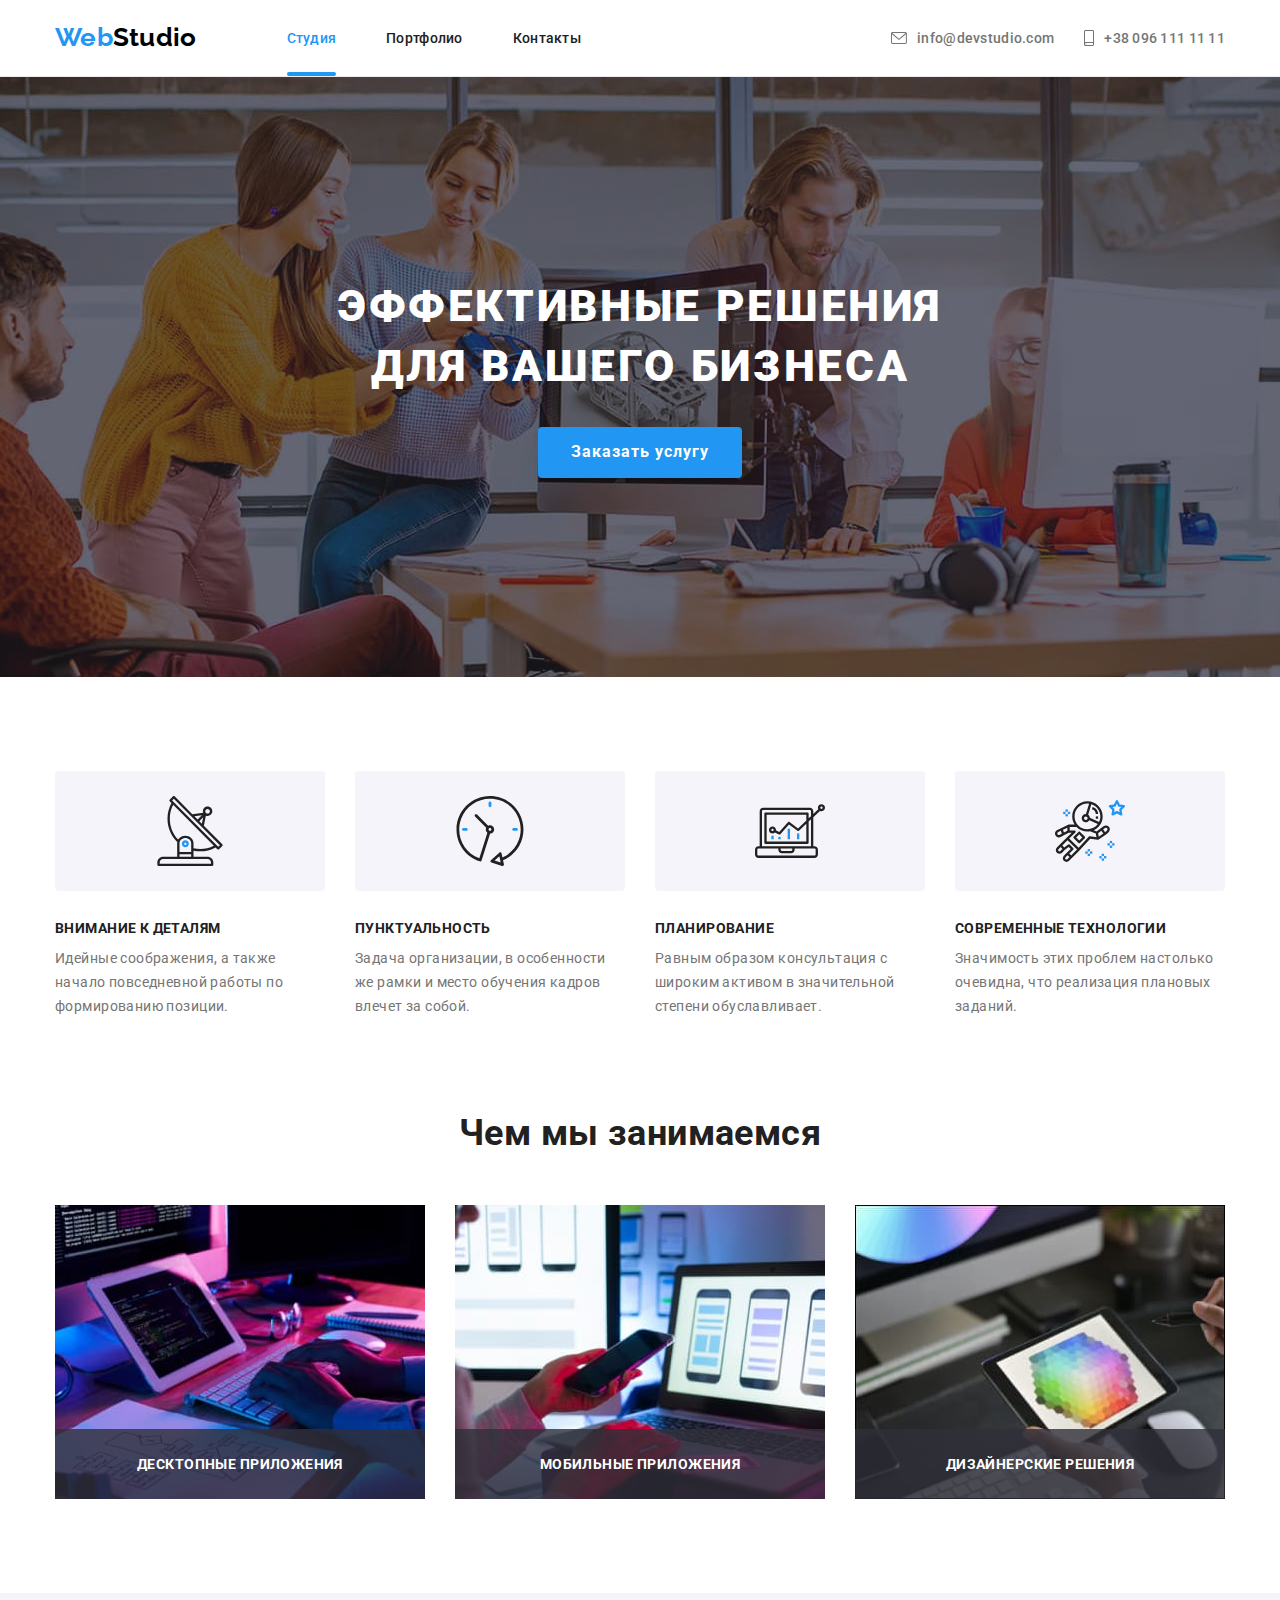
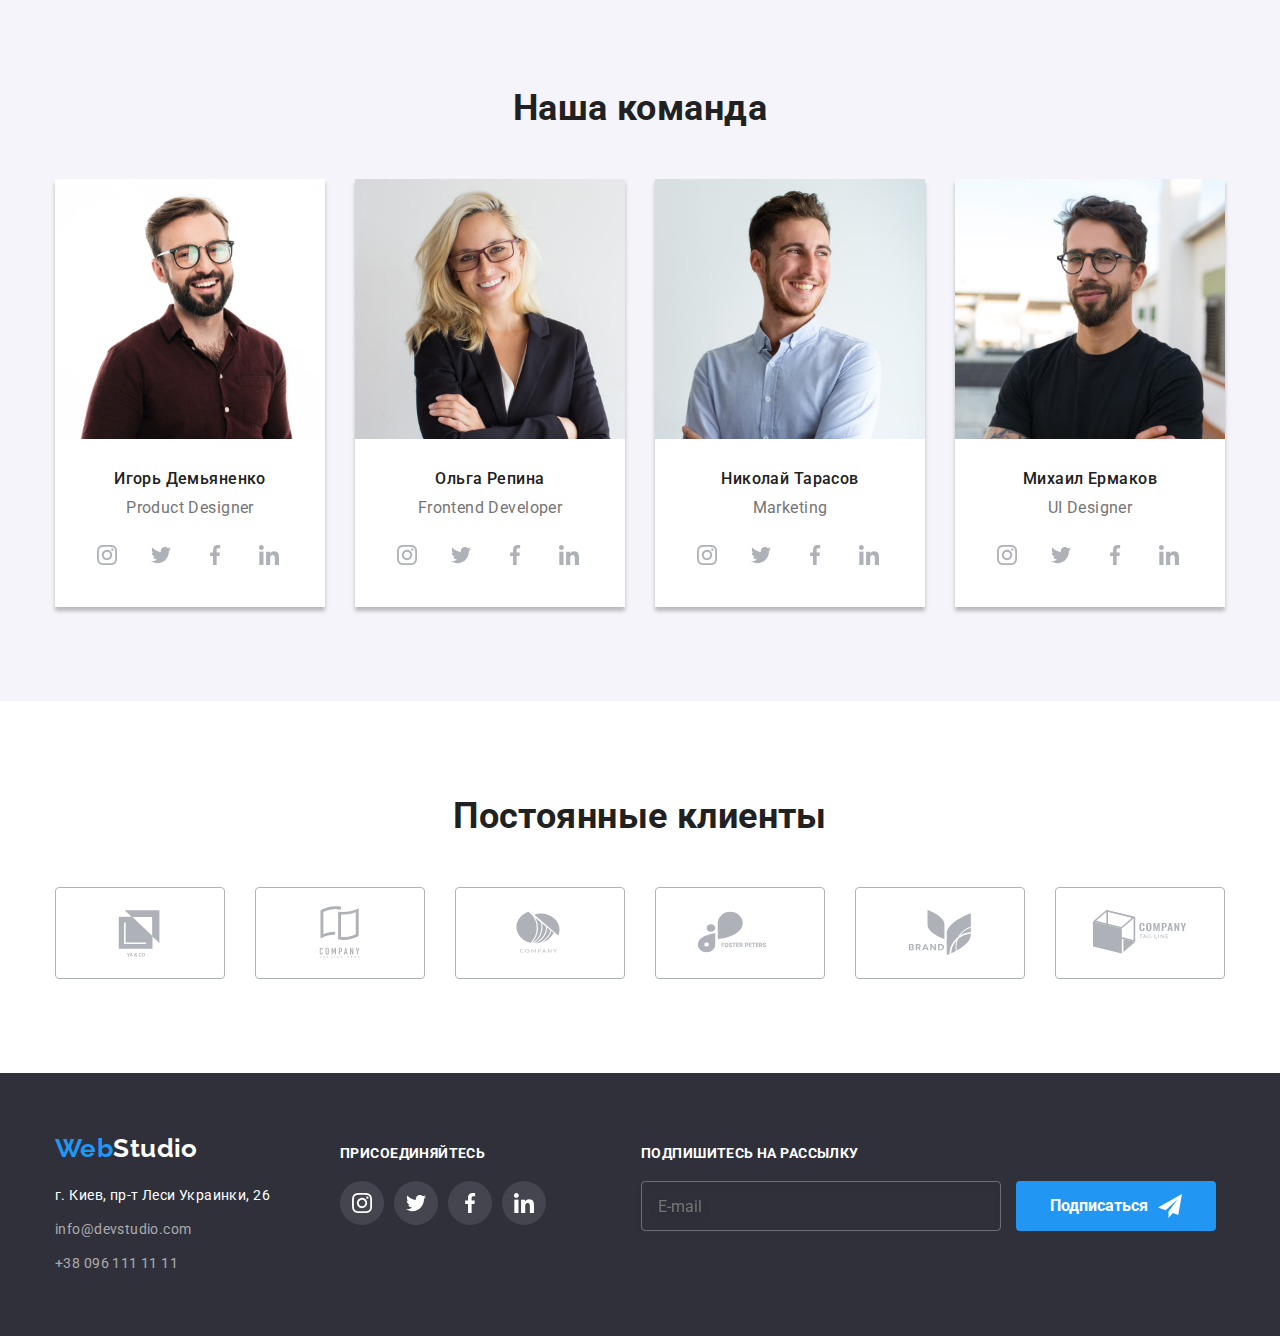
<file: index.html>
<!DOCTYPE html>
<html lang="ru">
  <head>
    <meta charset="UTF-8" />
    <meta http-equiv="X-UA-Compatible" content="IE=edge" />
    <meta name="viewport" content="width=device-width, initial-scale=1.0" />
    <link
      rel="stylesheet"
      href="https://cdnjs.cloudflare.com/ajax/libs/modern-normalize/1.1.0/modern-normalize.css"
      integrity="sha512-Y0MM+V6ymRKN2zStTqzQ227DWhhp4Mzdo6gnlRnuaNCbc+YN/ZH0sBCLTM4M0oSy9c9VKiCvd4Jk44aCLrNS5Q=="
      crossorigin="anonymous"
      referrerpolicy="no-referrer"
    />
    <title>Студия</title>
    <link rel="preconnect" href="https://fonts.googleapis.com" />
    <link rel="preconnect" href="https://fonts.gstatic.com" crossorigin />
    <link
      href="https://fonts.googleapis.com/css2?family=Raleway:wght@700&family=Roboto:wght@400;500;700;900&display=swap"
      rel="stylesheet"
    />
    <link rel="stylesheet" href="styles/styles.css" />
  </head>
  <body>
    <!-- Site header -->
    <header class="header">
      <div class="container header-container">
        <a href="./" class="link site-logo"
          ><span class="current">Web</span><span class="logo-header">Studio</span></a
        >
        <nav class="header-navigation">
          <ul class="list">
            <li class="item">
              <div class="nav-thumb current">
                <a href="./index.html" class="link link-hover current">Студия</a>
              </div>
            </li>
            <li class="item">
              <div class="nav-thumb">
                <a href="./portfolio.html" class="link link-hover">Портфолио</a>
              </div>
            </li>
            <li class="item">
              <div class="nav-thumb">
                <a href="./" class="link link-hover">Контакты</a>
              </div>
            </li>
          </ul>
        </nav>
        <ul class="list header-contacts">
          <li class="contacts-item">
            <a href="mailto:info@devstudio.com" class="link header-ref">
              <svg class="contacts-icon" width="16px" height="12px">
                <use href="./images/svg/sprite.svg#envelope"></use>
              </svg>
              info@devstudio.com</a
            >
          </li>

          <li class="contacts-item">
            <a href="tel:+380961111111" class="link header-ref"
              ><svg class="contacts-icon" width="10px" height="16px">
                <use href="./images/svg/sprite.svg#smartphone"></use></svg
              >+38 096 111 11 11</a
            >
          </li>
        </ul>
      </div>
    </header>

    <!-- Main -->
    <main class="main">
      <!-- Hero -->
      <section class="section section-hero">
        <div class="container">
          <h1 class="hero-title">
            Эффективные решения <br />
            для вашего бизнеса
          </h1>
          <button type="button" class="button order-button" data-modal-open>Заказать услугу</button>
        </div>
      </section>
      <!-- Goals -->
      <section class="section">
        <div class="container">
          <h2 class="visually-hidden">Наши цели</h2>
          <ul class="list goals-list">
            <li class="goals-item">
              <div class="icon-thumb">
                <svg width="70px" height="70px">
                  <use href="./images/svg/sprite.svg#antenna"></use>
                </svg>
              </div>
              <p class="goals-title">Внимание к деталям</p>
              <p class="goals-description">
                Идейные соображения, а также начало повседневной работы по формированию позиции.
              </p>
            </li>
            <li class="goals-item icon-clock">
              <div class="icon-thumb">
                <svg width="70px" height="70px">
                  <use href="./images/svg/sprite.svg#clock"></use>
                </svg>
              </div>
              <p class="goals-title">Пунктуальность</p>
              <p class="goals-description">
                Задача организации, в особенности же рамки и место обучения кадров влечет за собой.
              </p>
            </li>
            <li class="goals-item icon-computer">
              <div class="icon-thumb">
                <svg width="70px" height="70px">
                  <use href="./images/svg/sprite.svg#diagram"></use>
                </svg>
              </div>
              <p class="goals-title">Планирование</p>
              <p class="goals-description">
                Равным образом консультация с широким активом в значительной степени обуславливает.
              </p>
            </li>
            <li class="goals-item icon-astronaut">
              <div class="icon-thumb">
                <svg width="70px" height="70px">
                  <use href="./images/svg/sprite.svg#astronaut"></use>
                </svg>
              </div>
              <p class="goals-title">Современные технологии</p>
              <p class="goals-description">
                Значимость этих проблем настолько очевидна, что реализация плановых заданий.
              </p>
            </li>
          </ul>
        </div>
      </section>
      <!-- What are we doing -->
      <section class="section section-works">
        <div class="container">
          <h2 class="section-title works-title">Чем мы занимаемся</h2>
          <ul class="list works-list">
            <li>
              <div class="works-thumb">
                <img src="./images/works/box-1.jpg" alt="Изображение работ" width="370" />
                <p class="works-description">Десктопные приложения</p>
              </div>
            </li>
            <li>
              <div class="works-thumb">
                <img src="./images/works/box-2.jpg" alt="Изображение работ" width="370" />
                <p class="works-description">Мобильные приложения</p>
              </div>
            </li>
            <li>
              <div class="works-thumb">
                <img src="./images/works/box-3.jpg" alt="Изображение работ" width="370" />
                <p class="works-description">Дизайнерские решения</p>
              </div>
            </li>
          </ul>
        </div>
      </section>
      <!-- Our team -->
      <section class="section section-team">
        <div class="container">
          <h2 class="section-title team-title">Наша команда</h2>
          <ul class="list team-list">
            <li class="team-item">
              <img src="./images/team/img-3.jpg" alt="Фото сотрудника" width="270" />
              <div class="team-item-deskr">
                <p class="team-name">Игорь Демьяненко</p>
                <p class="team-position" lang="en">Product Designer</p>
                <ul class="list social-links">
                  <li class="social-item">
                    <a
                      class="link social-link"
                      href="https://www.instagram.com"
                      target="_blank"
                      rel="no-referrer nofollow noopener"
                      ><svg width="20px" height="20px">
                        <use href="./images/svg/sprite.svg#instagram"></use></svg
                    ></a>
                  </li>
                  <li class="social-item">
                    <a
                      class="link social-link"
                      href="https://twitter.com"
                      target="_blank"
                      rel="no-referrer nofollow noopener"
                      ><svg width="20px" height="20px">
                        <use href="./images/svg/sprite.svg#twitter"></use></svg
                    ></a>
                  </li>
                  <li class="social-item">
                    <a
                      class="link social-link"
                      href="https://facebook.com"
                      target="_blank"
                      rel="no-referrer nofollow noopener"
                      ><svg width="20px" height="20px">
                        <use href="./images/svg/sprite.svg#facebook"></use></svg
                    ></a>
                  </li>
                  <li class="social-item">
                    <a
                      class="link social-link"
                      href="https://linkedin.com"
                      target="_blank"
                      rel="no-referrer nofollow noopener"
                      ><svg width="20px" height="20px">
                        <use href="./images/svg/sprite.svg#linkedin"></use></svg
                    ></a>
                  </li>
                </ul>
              </div>
            </li>
            <li class="team-item">
              <img src="./images/team/img-2.jpg" alt="Фото сотрудника" width="270" />
              <div class="team-item-deskr">
                <p class="team-name">Ольга Репина</p>
                <p class="team-position" lang="en">Frontend Developer</p>
                <ul class="list social-links">
                  <li class="social-item">
                    <a
                      class="link social-link"
                      href="https://www.instagram.com"
                      target="_blank"
                      rel="no-referrer nofollow noopener"
                      ><svg width="20px" height="20px">
                        <use href="./images/svg/sprite.svg#instagram"></use></svg
                    ></a>
                  </li>
                  <li class="social-item">
                    <a
                      class="link social-link"
                      href="https://twitter.com"
                      target="_blank"
                      rel="no-referrer nofollow noopener"
                      ><svg width="20px" height="20px">
                        <use href="./images/svg/sprite.svg#twitter"></use></svg
                    ></a>
                  </li>
                  <li class="social-item">
                    <a
                      class="link social-link"
                      href="https://facebook.com"
                      target="_blank"
                      rel="no-referrer nofollow noopener"
                      ><svg width="20px" height="20px">
                        <use href="./images/svg/sprite.svg#facebook"></use></svg
                    ></a>
                  </li>
                  <li class="social-item">
                    <a
                      class="link social-link"
                      href="https://linkedin.com"
                      target="_blank"
                      rel="no-referrer nofollow noopener"
                      ><svg width="20px" height="20px">
                        <use href="./images/svg/sprite.svg#linkedin"></use></svg
                    ></a>
                  </li>
                </ul>
              </div>
            </li>
            <li class="team-item">
              <img src="./images/team/img-1.jpg" alt="Фото сотрудника" width="270" />
              <div class="team-item-deskr">
                <p class="team-name">Николай Тарасов</p>
                <p class="team-position" lang="en">Marketing</p>
                <ul class="list social-links">
                  <li class="social-item">
                    <a
                      class="link social-link"
                      href="https://www.instagram.com"
                      target="_blank"
                      rel="no-referrer nofollow noopener"
                      ><svg width="20px" height="20px">
                        <use href="./images/svg/sprite.svg#instagram"></use></svg
                    ></a>
                  </li>
                  <li class="social-item">
                    <a
                      class="link social-link"
                      href="https://twitter.com"
                      target="_blank"
                      rel="no-referrer nofollow noopener"
                      ><svg width="20px" height="20px">
                        <use href="./images/svg/sprite.svg#twitter"></use></svg
                    ></a>
                  </li>
                  <li class="social-item">
                    <a
                      class="link social-link"
                      href="https://facebook.com"
                      target="_blank"
                      rel="no-referrer nofollow noopener"
                      ><svg width="20px" height="20px">
                        <use href="./images/svg/sprite.svg#facebook"></use></svg
                    ></a>
                  </li>
                  <li class="social-item">
                    <a
                      class="link social-link"
                      href="https://linkedin.com"
                      target="_blank"
                      rel="no-referrer nofollow noopener"
                      ><svg width="20px" height="20px">
                        <use href="./images/svg/sprite.svg#linkedin"></use></svg
                    ></a>
                  </li>
                </ul>
              </div>
            </li>
            <li class="team-item">
              <img src="./images/team/img.jpg" alt="Фото сотрудника" width="270" />
              <div class="team-item-deskr">
                <p class="team-name">Михаил Ермаков</p>
                <p class="team-position" lang="en">UI Designer</p>
                <ul class="list social-links">
                  <li class="social-item">
                    <a
                      class="link social-link"
                      href="https://www.instagram.com"
                      target="_blank"
                      rel="no-referrer nofollow noopener"
                      ><svg width="20px" height="20px">
                        <use href="./images/svg/sprite.svg#instagram"></use></svg
                    ></a>
                  </li>
                  <li class="social-item">
                    <a
                      class="link social-link"
                      href="https://twitter.com"
                      target="_blank"
                      rel="no-referrer nofollow noopener"
                      ><svg width="20px" height="20px">
                        <use href="./images/svg/sprite.svg#twitter"></use></svg
                    ></a>
                  </li>
                  <li class="social-item">
                    <a
                      class="link social-link"
                      href="https://facebook.com"
                      target="_blank"
                      rel="no-referrer nofollow noopener"
                      ><svg width="20px" height="20px">
                        <use href="./images/svg/sprite.svg#facebook"></use></svg
                    ></a>
                  </li>
                  <li class="social-item">
                    <a
                      class="link social-link"
                      href="https://linkedin.com"
                      target="_blank"
                      rel="no-referrer nofollow noopener"
                      ><svg width="20px" height="20px">
                        <use href="./images/svg/sprite.svg#linkedin"></use></svg
                    ></a>
                  </li>
                </ul>
              </div>
            </li>
          </ul>
        </div>
      </section>
      <!-- Regular Customers -->
      <section class="section">
        <div class="container">
          <h2 class="section-title team-title">Постоянные клиенты</h2>
          <ul class="list customers-list">
            <li>
              <a href="#" class="link client-link">
                <svg width="106px" height="60px">
                  <use href="./images/svg/sprite.svg#client-1"></use>
                </svg>
              </a>
            </li>
            <li>
              <a href="#" class="link client-link"
                ><svg width="106px" height="60px">
                  <use href="./images/svg/sprite.svg#client-2"></use></svg
              ></a>
            </li>
            <li>
              <a href="#" class="link client-link"
                ><svg width="106px" height="60px">
                  <use href="./images/svg/sprite.svg#client-3"></use></svg
              ></a>
            </li>
            <li>
              <a href="#" class="link client-link"
                ><svg width="106px" height="60px">
                  <use href="./images/svg/sprite.svg#client-4"></use></svg
              ></a>
            </li>
            <li>
              <a href="#" class="link client-link"
                ><svg width="106px" height="60px">
                  <use href="./images/svg/sprite.svg#client-5"></use></svg
              ></a>
            </li>
            <li>
              <a href="#" class="link client-link"
                ><svg width="106px" height="60px">
                  <use href="./images/svg/sprite.svg#client-6"></use></svg
              ></a>
            </li>
          </ul>
        </div>
      </section>
    </main>

    <!-- Footer -->
    <footer class="section-footer">
      <div class="container">
        <ul class="list footer-list">
          <li class="footer-item-adress">
            <a href="./" class="link link-hover site-logo"
              ><span class="current">Web</span><span class="logo-footer">Studio</span></a
            >
            <address>
              <ul class="list address-list">
                <li class="address-item">
                  <span class="link footer-contacts footer-address">
                    г. Киев, пр-т Леси Украинки, 26</span
                  >
                </li>
                <li class="address-item">
                  <a href="mailto:info@devstudio.com" class="link link-hover footer-contacts"
                    >info@devstudio.com</a
                  >
                </li>
                <li class="address-item">
                  <a href="tel:+380961111111" class="link link-hover footer-contacts"
                    >+38 096 111 11 11</a
                  >
                </li>
              </ul>
            </address>
          </li>
          <li class="footer-item-links">
            <p class="footer-slogan">присоединяйтесь</p>
            <ul class="list social-links">
              <li class="social-item">
                <a
                  class="link social-link"
                  href="https://www.instagram.com"
                  target="_blank"
                  rel="no-referrer nofollow noopener"
                  ><svg width="20px" height="20px">
                    <use href="./images/svg/sprite.svg#instagram"></use></svg
                ></a>
              </li>
              <li class="social-item">
                <a
                  class="link social-link"
                  href="https://twitter.com"
                  target="_blank"
                  rel="no-referrer nofollow noopener"
                  ><svg width="20px" height="20px">
                    <use href="./images/svg/sprite.svg#twitter"></use></svg
                ></a>
              </li>
              <li class="social-item">
                <a
                  class="link social-link"
                  href="https://facebook.com"
                  target="_blank"
                  rel="no-referrer nofollow noopener"
                  ><svg width="20px" height="20px">
                    <use href="./images/svg/sprite.svg#facebook"></use></svg
                ></a>
              </li>
              <li class="social-item">
                <a
                  class="link social-link"
                  href="https://linkedin.com"
                  target="_blank"
                  rel="no-referrer nofollow noopener"
                  ><svg width="20px" height="20px">
                    <use href="./images/svg/sprite.svg#linkedin"></use></svg
                ></a>
              </li>
            </ul>
          </li>
          <li class="footer-item-subscribe">
            <form class="form-subscribe" name="form-subscribe" autocomplete="on">
              <div class="email-input-block">
                <label for="subscribe-input-email" class="subscribe-input-label"
                  >подпишитесь на рассылку</label
                >
                <input
                  type="email"
                  class="subscribe-input-email"
                  name="subscribe-input-email"
                  id="subscribe-input-email"
                  placeholder="E-mail"
                />
              </div>
              <button type="submit" class="button button-subscribe">
                <p>Подписаться</p>
                <svg width="24px" height="24px">
                  <use href="./images/svg/sprite.svg#icon-send"></use>
                </svg>
              </button>
            </form>
          </li>
        </ul>
      </div>
    </footer>

    <!-- Modal Window -->
    <div class="backdrop is-hidden" data-modal>
      <div class="modal">
        <button type="button" class="button button-close" data-modal-close>
          <svg width="11px" height="11px">
            <use href="./images/svg/sprite.svg#close"></use>
          </svg>
        </button>

        <form name="order-form" class="call-order-form" autocomplete="on">
          <p class="order-title">Оставьте свои данные, мы вам перезвоним</p>

          <label class="input-lable" required
            ><span class="label-title">Имя</span>
            <div class="input-wrapper">
              <input type="text" name="name-input" class="text-input" />
              <svg class="input_icon" width="12" height="12">
                <use href="./images/svg/sprite.svg#face"></use>
              </svg>
            </div>
          </label>

          <label class="input-lable" required
            ><span class="label-title">Телефон</span>
            <div class="input-wrapper">
              <input type="text" name="phone-input" class="text-input" />
              <svg class="input_icon" width="12" height="12">
                <use href="./images/svg/sprite.svg#phone"></use>
              </svg>
            </div>
          </label>

          <label class="input-lable" required
            ><span class="label-title">Почта</span>
            <div class="input-wrapper">
              <input type="email" name="email-input" class="text-input" />
              <svg class="input_icon" width="12" height="12">
                <use href="./images/svg/sprite.svg#envelop-black"></use>
              </svg>
            </div>
          </label>

          <label class="input-lable"
            ><span class="label-title">Комментарий</span>
            <div class="input-wrapper">
              <textarea
                name="comment-input"
                rows="5"
                placeholder="Введите текст"
                class="text-input text-area"
              ></textarea>
            </div>
          </label>

          <div class="agreement">
            <label class="agreement-label">
              <input
                type="checkbox"
                name="agreement-checkbox"
                class="agreement-checkbox visually-hidden"
              />
              <span class="checkbox-icon"></span>
              Соглашаюсь с рассылкой и принимаю
            </label>
            <a href="#" class="agreement-link">Условия договора</a>
          </div>
          <button type="submit" class="button btn-submit">Отправить</button>
        </form>
      </div>
    </div>

    <!-- JS -->
    <script src="./js/modal.js"></script>
  </body>
</html>
</file>
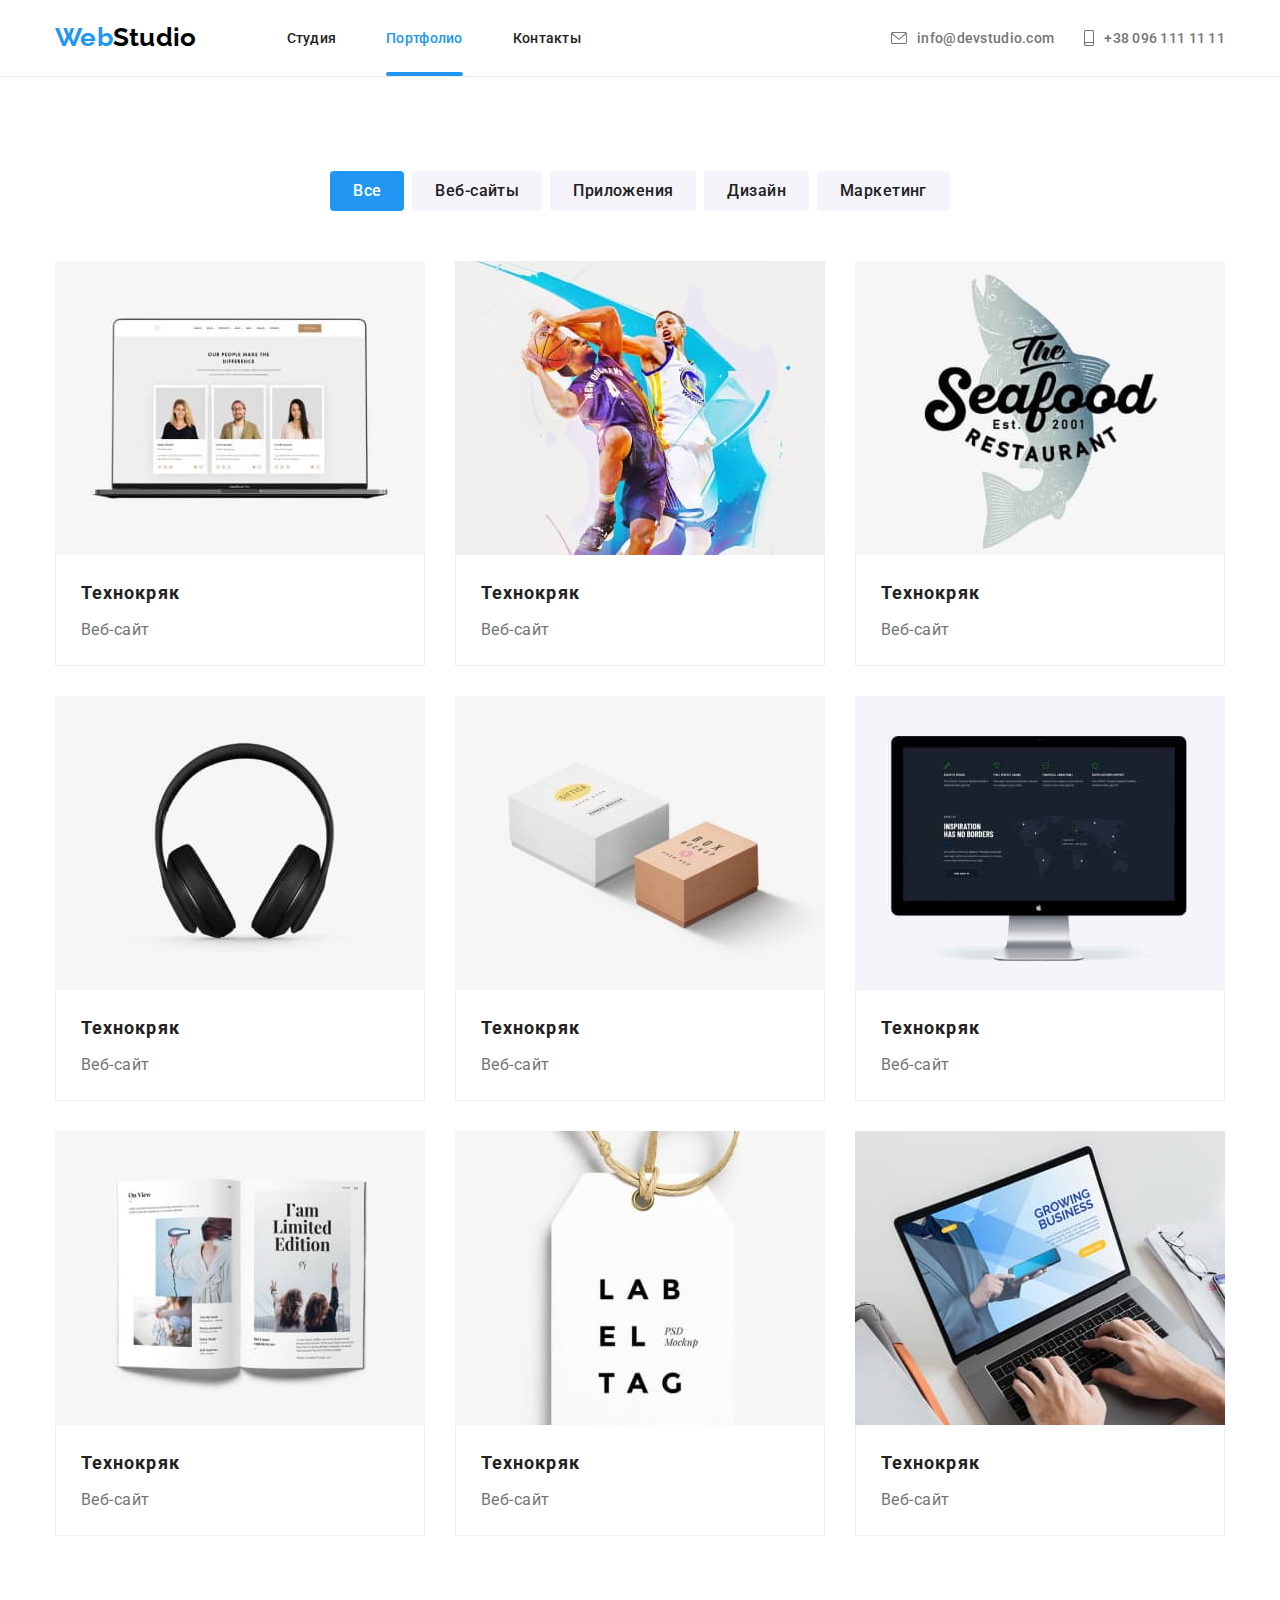
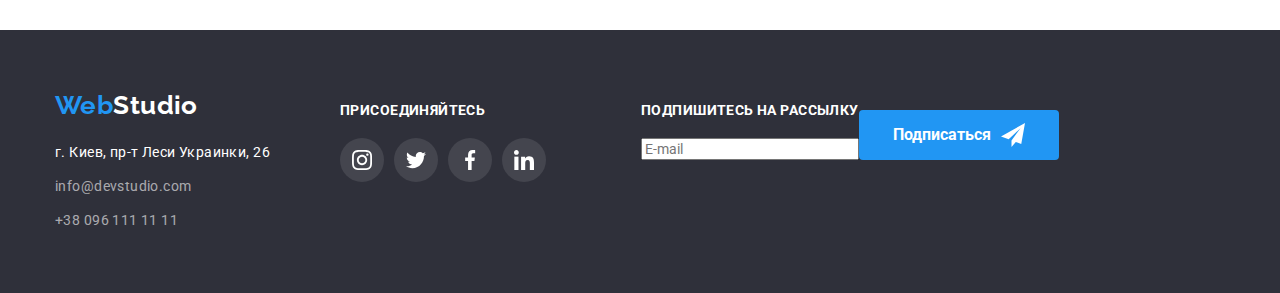
<file: portfolio.html>
<!DOCTYPE html>
<html lang="ru">
  <head>
    <meta charset="UTF-8" />
    <meta http-equiv="X-UA-Compatible" content="IE=edge" />
    <meta name="viewport" content="width=device-width, initial-scale=1.0" />
    <link
      rel="stylesheet"
      href="https://cdnjs.cloudflare.com/ajax/libs/modern-normalize/1.1.0/modern-normalize.css"
      integrity="sha512-Y0MM+V6ymRKN2zStTqzQ227DWhhp4Mzdo6gnlRnuaNCbc+YN/ZH0sBCLTM4M0oSy9c9VKiCvd4Jk44aCLrNS5Q=="
      crossorigin="anonymous"
      referrerpolicy="no-referrer"
    />
    <title>Портфолио</title>
    <link rel="preconnect" href="https://fonts.googleapis.com" />
    <link rel="preconnect" href="https://fonts.gstatic.com" crossorigin />
    <link
      href="https://fonts.googleapis.com/css2?family=Raleway:wght@700&family=Roboto:wght@400;500;700;900&display=swap"
      rel="stylesheet"
    />
    <link rel="stylesheet" href="styles/styles.css" />
  </head>
  <body>
    <!-- Site header -->
    <header class="header">
      <div class="container header-container">
        <a href="./" class="link site-logo"
          ><span class="current">Web</span><span class="logo-header">Studio</span></a
        >
        <nav class="header-navigation">
          <ul class="list">
            <li class="item">
              <div class="nav-thumb">
                <a href="./index.html" class="link link-hover">Студия</a>
              </div>
            </li>
            <li class="item">
              <div class="nav-thumb current">
                <a href="./portfolio.html" class="link link-hover current">Портфолио</a>
              </div>
            </li>
            <li class="item">
              <div class="nav-thumb">
                <a href="./" class="link link-hover">Контакты</a>
              </div>
            </li>
          </ul>
        </nav>
        <ul class="list header-contacts">
          <li class="contacts-item">
            <a href="mailto:info@devstudio.com" class="link header-ref">
              <svg class="contacts-icon" width="16px" height="12px">
                <use href="./images/svg/sprite.svg#envelope"></use>
              </svg>
              info@devstudio.com</a
            >
          </li>

          <li class="contacts-item">
            <a href="tel:+380961111111" class="link header-ref"
              ><svg class="contacts-icon" width="10px" height="16px">
                <use href="./images/svg/sprite.svg#smartphone"></use></svg
              >+38 096 111 11 11</a
            >
          </li>
        </ul>
      </div>
    </header>

    <!-- Main -->
    <main class="main">
      <section class="section">
        <div class="container">
          <h1 class="visually-hidden">Портфолио</h1>

          <ul class="list list-filter">
            <li class="filter-item">
              <button type="button" class="button btn-filter cuttent-button">Все</button>
            </li>
            <li class="filter-item">
              <button type="button" class="button btn-filter">Веб-сайты</button>
            </li>
            <li class="filter-item">
              <button type="button" class="button btn-filter">Приложения</button>
            </li>
            <li class="filter-item">
              <button type="button" class="button btn-filter">Дизайн</button>
            </li>
            <li class="filter-item">
              <button type="button" class="button btn-filter">Маркетинг</button>
            </li>
          </ul>

          <ul class="list portfolio-list">
            <li class="portfolio-item">
              <a href="#" class="link">
                <div class="porfolio-thumb">
                  <img
                    class="portfolio-image"
                    src="./images/portfolio/portfolio-1.jpg"
                    alt="фото из портфолио"
                    width="370"
                  />
                  <div class="portfolio-overlay">
                    <p class="overlay-text">
                      Ресурс предлагает комплексные предложения с разным уровнем функционала и
                      сервисов. Все это позволит посетителю получить исчерпывающие сведения о
                      компании или частном лице.
                    </p>
                  </div>
                </div>
                <div class="portfolio-footer">
                  <h2 class="portfolio-title">Технокряк</h2>
                  <p class="portfolio-category">Веб-сайт</p>
                </div>
              </a>
            </li>
            <li class="portfolio-item">
              <a href="#" class="link">
                <div class="porfolio-thumb">
                  <img
                    class="portfolio-image"
                    src="./images/portfolio/portfolio-2.jpg"
                    alt="фото из портфолио"
                    width="370"
                  />
                  <div class="portfolio-overlay">
                    <p class="overlay-text">
                      Ресурс предлагает комплексные предложения с разным уровнем функционала и
                      сервисов. Все это позволит посетителю получить исчерпывающие сведения о
                      компании или частном лице.
                    </p>
                  </div>
                </div>
                <div class="portfolio-footer">
                  <h2 class="portfolio-title">Технокряк</h2>
                  <p class="portfolio-category">Веб-сайт</p>
                </div>
              </a>
            </li>
            <li class="portfolio-item">
              <a href="#" class="link">
                <div class="porfolio-thumb">
                  <img
                    class="portfolio-image"
                    src="./images/portfolio/portfolio-3.jpg"
                    alt="фото из портфолио"
                    width="370"
                  />
                  <div class="portfolio-overlay">
                    <p class="overlay-text">
                      Ресурс предлагает комплексные предложения с разным уровнем функционала и
                      сервисов. Все это позволит посетителю получить исчерпывающие сведения о
                      компании или частном лице.
                    </p>
                  </div>
                </div>
                <div class="portfolio-footer">
                  <h2 class="portfolio-title">Технокряк</h2>
                  <p class="portfolio-category">Веб-сайт</p>
                </div>
              </a>
            </li>
            <li class="portfolio-item">
              <a href="#" class="link">
                <div class="porfolio-thumb">
                  <img
                    class="portfolio-image"
                    src="./images/portfolio/portfolio-4.jpg"
                    alt="фото из портфолио"
                    width="370"
                  />
                  <div class="portfolio-overlay">
                    <p class="overlay-text">
                      Ресурс предлагает комплексные предложения с разным уровнем функционала и
                      сервисов. Все это позволит посетителю получить исчерпывающие сведения о
                      компании или частном лице.
                    </p>
                  </div>
                </div>
                <div class="portfolio-footer">
                  <h2 class="portfolio-title">Технокряк</h2>
                  <p class="portfolio-category">Веб-сайт</p>
                </div>
              </a>
            </li>
            <li class="portfolio-item">
              <a href="#" class="link">
                <div class="porfolio-thumb">
                  <img
                    class="portfolio-image"
                    src="./images/portfolio/portfolio-5.jpg"
                    alt="фото из портфолио"
                    width="370"
                  />
                  <div class="portfolio-overlay">
                    <p class="overlay-text">
                      Ресурс предлагает комплексные предложения с разным уровнем функционала и
                      сервисов. Все это позволит посетителю получить исчерпывающие сведения о
                      компании или частном лице.
                    </p>
                  </div>
                </div>
                <div class="portfolio-footer">
                  <h2 class="portfolio-title">Технокряк</h2>
                  <p class="portfolio-category">Веб-сайт</p>
                </div>
              </a>
            </li>
            <li class="portfolio-item">
              <a href="#" class="link">
                <div class="porfolio-thumb">
                  <img
                    class="portfolio-image"
                    src="./images/portfolio/portfolio-6.jpg"
                    alt="фото из портфолио"
                    width="370"
                  />
                  <div class="portfolio-overlay">
                    <p class="overlay-text">
                      Ресурс предлагает комплексные предложения с разным уровнем функционала и
                      сервисов. Все это позволит посетителю получить исчерпывающие сведения о
                      компании или частном лице.
                    </p>
                  </div>
                </div>
                <div class="portfolio-footer">
                  <h2 class="portfolio-title">Технокряк</h2>
                  <p class="portfolio-category">Веб-сайт</p>
                </div>
              </a>
            </li>
            <li class="portfolio-item">
              <a href="#" class="link">
                <div class="porfolio-thumb">
                  <img
                    class="portfolio-image"
                    src="./images/portfolio/portfolio-7.jpg"
                    alt="фото из портфолио"
                    width="370"
                  />
                  <div class="portfolio-overlay">
                    <p class="overlay-text">
                      Ресурс предлагает комплексные предложения с разным уровнем функционала и
                      сервисов. Все это позволит посетителю получить исчерпывающие сведения о
                      компании или частном лице.
                    </p>
                  </div>
                </div>
                <div class="portfolio-footer">
                  <h2 class="portfolio-title">Технокряк</h2>
                  <p class="portfolio-category">Веб-сайт</p>
                </div>
              </a>
            </li>
            <li class="portfolio-item">
              <a href="#" class="link">
                <div class="porfolio-thumb">
                  <img
                    class="portfolio-image"
                    src="./images/portfolio/portfolio-8.jpg"
                    alt="фото из портфолио"
                    width="370"
                  />
                  <div class="portfolio-overlay">
                    <p class="overlay-text">
                      Ресурс предлагает комплексные предложения с разным уровнем функционала и
                      сервисов. Все это позволит посетителю получить исчерпывающие сведения о
                      компании или частном лице.
                    </p>
                  </div>
                </div>
                <div class="portfolio-footer">
                  <h2 class="portfolio-title">Технокряк</h2>
                  <p class="portfolio-category">Веб-сайт</p>
                </div>
              </a>
            </li>
            <li class="portfolio-item">
              <a href="#" class="link">
                <div class="porfolio-thumb">
                  <img
                    class="portfolio-image"
                    src="./images/portfolio/portfolio-9.jpg"
                    alt="фото из портфолио"
                    width="370"
                  />
                  <div class="portfolio-overlay">
                    <p class="overlay-text">
                      Ресурс предлагает комплексные предложения с разным уровнем функционала и
                      сервисов. Все это позволит посетителю получить исчерпывающие сведения о
                      компании или частном лице.
                    </p>
                  </div>
                </div>
                <div class="portfolio-footer">
                  <h2 class="portfolio-title">Технокряк</h2>
                  <p class="portfolio-category">Веб-сайт</p>
                </div>
              </a>
            </li>
          </ul>
        </div>
      </section>
    </main>

    <!-- Footer -->
    <footer class="section-footer">
      <div class="container">
        <ul class="list footer-list">
          <li class="footer-item-adress">
            <a href="./" class="link link-hover site-logo"
              ><span class="current">Web</span><span class="logo-footer">Studio</span></a
            >
            <address>
              <ul class="list address-list">
                <li class="address-item">
                  <span class="link footer-contacts footer-address">
                    г. Киев, пр-т Леси Украинки, 26</span
                  >
                </li>
                <li class="address-item">
                  <a href="mailto:info@devstudio.com" class="link link-hover footer-contacts"
                    >info@devstudio.com</a
                  >
                </li>
                <li class="address-item">
                  <a href="tel:+380961111111" class="link link-hover footer-contacts"
                    >+38 096 111 11 11</a
                  >
                </li>
              </ul>
            </address>
          </li>
          <li class="footer-item-links">
            <p class="footer-slogan">присоединяйтесь</p>
            <ul class="list social-links">
              <li class="social-item">
                <a
                  class="link social-link"
                  href="https://www.instagram.com"
                  target="_blank"
                  rel="no-referrer nofollow noopener"
                  ><svg width="20px" height="20px">
                    <use href="./images/svg/sprite.svg#instagram"></use></svg
                ></a>
              </li>
              <li class="social-item">
                <a
                  class="link social-link"
                  href="https://twitter.com"
                  target="_blank"
                  rel="no-referrer nofollow noopener"
                  ><svg width="20px" height="20px">
                    <use href="./images/svg/sprite.svg#twitter"></use></svg
                ></a>
              </li>
              <li class="social-item">
                <a
                  class="link social-link"
                  href="https://facebook.com"
                  target="_blank"
                  rel="no-referrer nofollow noopener"
                  ><svg width="20px" height="20px">
                    <use href="./images/svg/sprite.svg#facebook"></use></svg
                ></a>
              </li>
              <li class="social-item">
                <a
                  class="link social-link"
                  href="https://linkedin.com"
                  target="_blank"
                  rel="no-referrer nofollow noopener"
                  ><svg width="20px" height="20px">
                    <use href="./images/svg/sprite.svg#linkedin"></use></svg
                ></a>
              </li>
            </ul>
          </li>
          <li class="footer-item-subscribe">
            <form class="form-subscribe" name="form-subscribe" autocomplete="on">
              <div class="email-input-block">
                <label for="subscribe-input-email" class="subscribe-input-label"
                  >подпишитесь на рассылку</label
                >
                <input
                  type="email"
                  class="input-email"
                  name="subscribe-input-email"
                  id="subscribe-input-email"
                  placeholder="E-mail"
                />
              </div>
              <button type="submit" class="button button-subscribe">
                <p>Подписаться</p>
                <svg width="24px" height="24px">
                  <use href="./images/svg/sprite.svg#icon-send"></use>
                </svg>
              </button>
            </form>
          </li>
        </ul>
      </div>
    </footer>
  </body>
</html>
</file>
<file: styles/styles.css>
:root {
  /* Fonts */
  --main-font-family: 'Roboto', sans-serif;

  /* Colors */
  --accent-blue-color: #2196f3;
  --accent-black-color: #000;
  --main-white-color: #fff;
  --main-dark-color: #212121;
  --main-grey-color: #757575;
  --hero-background-color: #c4c4c4;
  --btn-filter-bg-color: #f5f4fa;
  --potrfolio-cart-border-color: #eeeeee;
  --footer-background-color: #2f303a;
  --card-set-gap: 30px;
  --icons-fill-color: #afb1b8;

  /* Time functions */
  --main-time-func: cubic-bezier(0.4, 0, 0.2, 1);
}

body {
  font-family: var(--main-font-family);
  color: var(--main-dark-color);
  font-size: 14px;
  font-weight: 400;
  letter-spacing: 0.03em;
}

/* Clear browser styles */

h1,
h2,
h3,
h4,
h5,
h6,
ul,
p {
  margin: 0;
  padding: 0;
}

img {
  display: block;
  max-width: 100%;
  height: auto;
}

/* Common styles */

.visually-hidden {
  position: absolute;
  white-space: nowrap;
  width: 1px;
  height: 1px;
  overflow: hidden;
  border: 0;
  padding: 0;
  clip: rect(0 0 0 0);
  clip-path: inset(50%);
  margin: -1px;
}

.container {
  margin: 0 auto;
  width: 1200px;
  padding-left: 15px;
  padding-right: 15px;
  /* outline: 2px solid tomato; */
}

.section {
  padding-top: 94px;
  padding-bottom: 94px;

  background-color: var(--main-white-color);
  /* outline: 2px solid teal; */
}

.no-padding {
  padding-top: 0;
  padding-bottom: 0;
}

.link {
  text-decoration: none;

  color: inherit;

  transition: color 250ms var(--main-time-func);
}

.link-hover:hover,
.link-hover:focus {
  color: var(--accent-blue-color);
}

.list {
  list-style: none;
}

.button {
  display: inline-block;

  margin: 0;
  border: none;

  font-family: inherit;

  border: 1px solid transparent;
  background-color: transparent;
  cursor: pointer;

  color: inherit;
}

.section-title {
  font-weight: 700;
  font-size: 36px;
  line-height: 1.17;
  text-align: center;
}

/*
|========================================
| Header
|========================================
*/

.header {
  border-bottom: 1px solid #ececec;

  font-weight: 500;
  letter-spacing: 0.02em;
}

.header-container {
  display: flex;
  align-items: center;
}

.site-logo {
  font-family: 'Raleway', sans-serif;
  font-weight: 700;
  font-size: 26px;
  line-height: 1.2;

  color: var(--accent-black-color);
}

.current {
  color: var(--accent-blue-color);
}

.logo-header {
  color: var(--accent-black-color);
}

.header-navigation {
  margin-left: 90px;
}

.header-navigation .list {
  display: flex;
}

.header-navigation .item:not(:last-child) {
  margin-right: 50px;
}

.header-navigation .link {
  display: block;
  padding-top: 30px;
  padding-bottom: 30px;
}

.nav-thumb {
  position: relative;
}

.nav-thumb.current::after {
  opacity: 1;
}

.nav-thumb::after {
  display: block;
  position: absolute;
  bottom: 0;
  left: 0;

  content: '';
  border-radius: 2px;

  height: 4px;
  width: 100%;

  background-color: var(--accent-blue-color);
  opacity: 0;
}

.header-contacts {
  display: flex;
  margin-left: auto;
  color: var(--main-grey-color);
}

.header-ref {
  display: flex;
  align-items: center;
  fill: var(--main-grey-color);
  transition: fill 250ms var(--main-time-func), color 250ms var(--main-time-func);
}

.header-ref:hover,
.header-ref:focus {
  color: var(--accent-blue-color);
  fill: var(--accent-blue-color);
}

.contacts-item {
  display: flex;
  align-items: center;
}

.header-contacts .contacts-item + .contacts-item {
  margin-left: 30px;
}

.contacts-icon {
  margin-right: 10px;
}

/*
|========================================
| Hero
|========================================
*/

.section-hero {
  padding-top: 200px;
  padding-bottom: 200px;
  max-height: 600px;
  max-width: 1600px;
  margin-left: auto;
  margin-right: auto;

  text-align: center;

  background-color: var(--hero-background-color);
  background-image: linear-gradient(to right, rgba(47, 48, 58, 0.4), rgba(47, 48, 58, 0.4)),
    url('../images/hero/hero-background.jpg');
  background-repeat: no-repeat;
  background-position: center;
  background-size: cover;
}

.hero-title {
  margin-bottom: 30px;

  font-weight: 900;
  font-size: 44px;
  line-height: 1.36;
  text-align: center;
  letter-spacing: 0.06em;
  text-transform: uppercase;

  color: var(--main-white-color);
}

.order-button {
  font-weight: 700;
  font-size: 16px;
  line-height: 1.8;
  align-items: center;
  text-align: center;
  letter-spacing: 0.06em;

  border-radius: 4px;
  padding: 10px 32px;
  min-width: 200px;

  background-color: var(--accent-blue-color);
  color: var(--main-white-color);
  box-shadow: 0px 4px 4px rgba(0, 0, 0, 0.15);

  transition: background-color 250ms var(--main-time-func);
}

.order-button:hover,
.order-button:focus {
  background-color: #188ce8;
}

/*
|========================================
| Goals
|========================================
*/

.goals-list {
  display: flex;
}

.goals-item {
  flex-basis: calc((100% + var(--card-set-gap)) / 4 - var(--card-set-gap));
  /* То же самое: flex-basis: calc((100% - 3 * var(--card-set-gap)) / 4); */
}

.goals-list .goals-item:not(:first-of-type) {
  margin-left: 30px;
}

.icon-thumb {
  display: flex;
  justify-content: center;
  align-items: center;

  border-radius: 4px;
  width: 100%;
  height: 120px;
  margin-bottom: 30px;

  background-color: var(--btn-filter-bg-color);
}

.goals-title {
  font-weight: 700;
  font-size: 14px;
  line-height: 1.14;
  text-transform: uppercase;
  color: var(--main-dark-color);
  margin-bottom: 10px;
}

.goals-description {
  line-height: 1.7;
  color: var(--main-grey-color);
}

/*
|========================================
| What are we doing
|========================================
*/

.section-works {
  padding-top: 0;
}

.works-title {
  margin-bottom: 50px;
}

.works-list {
  display: flex;
  justify-content: space-between;
}

.works-thumb {
  position: relative;
}

.works-description {
  position: absolute;
  bottom: 0;
  left: 50%;
  height: 70px;
  width: 100%;
  transform: translate(-50%, 0);

  display: flex;
  justify-content: center;
  align-items: center;

  font-weight: 700;
  line-height: calc(16 / 14);
  text-align: center;
  text-transform: uppercase;
  color: var(--main-white-color);
  background-color: rgba(47, 48, 58, 0.8);
  /* outline: 2px solid orange; */
}

/*
|========================================
| Our team
|========================================
*/

.section-team {
  background-color: var(--btn-filter-bg-color);
}

.team-title {
  margin-bottom: 50px;
}

.team-list {
  display: flex;
  justify-content: space-between;
}

.team-item {
  text-align: center;
  background-color: var(--main-white-color);
  box-shadow: 0px 4px 4px 0px rgba(0, 0, 0, 0.25);
}

.team-item-deskr {
  padding: 30px 30px;
}

.team-name {
  font-weight: 500;
  font-size: 16px;
  line-height: 1.2;
  text-align: center;
  color: var(--main-dark-color);
  margin-bottom: 10px;
}

.team-position {
  font-size: 16px;
  line-height: 1.2;
  color: var(--main-grey-color);
  text-align: center;
  margin-bottom: 16px;
}

.social-links {
  display: flex;
}

.social-links .social-item ~ .social-item {
  margin-left: 10px;
}

.social-link {
  display: block;
  padding: 12px;
  background-color: var(--main-white-color);

  border-radius: 50%;
  width: 44px;
  height: 44px;

  fill: var(--icons-fill-color);
  transition: fill 250ms var(--main-time-func), background-color 250ms var(--main-time-func);
  /* outline: 1px solid tomato; */
}

.social-link:hover,
.social-link:focus {
  background-color: var(--accent-blue-color);
  fill: var(--main-white-color);
}

/*
|========================================
| Regular Customers
|========================================
*/

.customers-list {
  display: flex;
  justify-content: space-between;
}

.client-link {
  display: flex;
  justify-content: center;
  align-items: center;
  height: 92px;
  width: 170px;
  border: 1px solid #afb1b8;
  border-radius: 4px;
  fill: var(--icons-fill-color);
  transition: fill 250ms var(--main-time-func), border-color 250ms var(--main-time-func);
}

.client-link:hover,
.client-link:focus {
  border-color: var(--accent-blue-color);
  fill: var(--accent-blue-color);
}

/*
|========================================
| Footer
|========================================
*/

.section-footer {
  background-color: var(--footer-background-color);
  padding-top: 60px;
  padding-bottom: 60px;
}

.footer-list {
  display: flex;
}

.footer-item-adress {
  margin-right: 70px;
}

.footer-item-links {
  margin-right: 95px;
}

.footer-item-links .social-link {
  background: rgba(255, 255, 255, 0.1);
  fill: var(--main-white-color);
}

.footer-item-links .social-link:hover,
.footer-item-links .social-link:focus {
  background: var(--accent-blue-color);
}

.footer-slogan {
  padding-top: 12px;
  margin-bottom: 20px;
  font-weight: 700;
  text-transform: uppercase;
  color: var(--main-white-color);
}

.section-footer .site-logo {
  display: inline-block;
  margin-bottom: 20px;
}

.logo-footer {
  color: var(--main-white-color);
}

.footer-contacts {
  font-style: normal;
  font-weight: 400;
  font-size: 14px;
  line-height: 1.71;
  color: rgba(255, 255, 255, 0.6);
}

.footer-address {
  color: var(--main-white-color);
}

.address-item:not(:last-child) {
  margin-bottom: 10px;
}

.form-subscribe {
  display: flex;
  flex-direction: row;
  align-items: flex-end;
}

.email-input-block {
  display: flex;
  flex-direction: column;
}

.subscribe-input-email {
  width: 360px;
  height: 50px;
  padding-left: 16px;
  padding-top: 15px;
  padding-bottom: 15px;
  margin-right: 15px;
  margin-right: 15px;

  font-size: 16px;
  color: rgba(255, 255, 255, 0.6);
  background-color: inherit;

  border: 1px solid rgba(255, 255, 255, 0.3);
  border-radius: 4px;
  filter: drop-shadow(0px 4px 4px rgba(0, 0, 0, 0.15));
}

.subscribe-input-label {
  padding-top: 12px;
  margin-bottom: 20px;
  font-weight: 700;
  text-transform: uppercase;
  color: var(--main-white-color);
}

.button-subscribe {
  display: inline-flex;
  align-items: center;
  justify-content: center;

  width: 200px;
  height: 50px;

  font-size: 16px;
  font-weight: 700;
  border-radius: 4px;

  background-color: var(--accent-blue-color);
  color: var(--main-white-color);
}

.button-subscribe svg {
  margin-left: 10px;
}

/*
|========================================
| Portfolio
|========================================
*/

.list-filter {
  display: flex;
  justify-content: center;

  margin-bottom: 50px;
}

.filter-item:not(:last-child) {
  margin-right: 8px;
}

.btn-filter {
  display: inline-block;

  border-radius: 4px;
  padding: 6px 22px;

  font-weight: 500;
  font-size: 16px;
  line-height: 1.62;
  text-align: center;
  letter-spacing: inherit;

  color: inherit;
  background-color: var(--btn-filter-bg-color);

  transition-property: background-color, color, box-shadow;
  transition-duration: 250ms;
  transition-timing-function: var(--main-time-func);
}

.btn-filter:hover,
.btn-filter:focus {
  background-color: var(--accent-blue-color);
  color: var(--main-white-color);
  box-shadow: 0px 2px 2px 0px rgba(0, 0, 0, 0.12), 0px 1px 2px 0px rgba(0, 0, 0, 0.08),
    0px 3px 1px 0px rgba(0, 0, 0, 0.1);
}

.cuttent-button {
  background-color: var(--accent-blue-color);
  color: var(--main-white-color);
}

/*
|========================================
| list Of Works
|========================================
*/

.portfolio-title {
  margin-bottom: 4px;
  font-weight: 700;
  font-size: 18px;
  line-height: 2;
  letter-spacing: 0.06em;
}

.portfolio-category {
  font-size: 16px;
  line-height: 1.88;
  color: var(--main-grey-color);
}

.portfolio-list {
  display: flex;
  justify-content: center;
  flex-wrap: wrap;
  margin-left: calc(-1 * var(--card-set-gap));
  margin-top: calc(-1 * var(--card-set-gap));
}

.portfolio-item {
  margin-left: var(--card-set-gap);
  margin-top: var(--card-set-gap);
  flex-basis: calc(100% / 3 - var(--card-set-gap));

  transition: box-shadow 250ms var(--main-time-func);
}

.portfolio-item:hover,
.portfolio-item:focus {
  box-shadow: 1px 4px 6px 0px rgba(0, 0, 0, 0.16), 0px 4px 4px 0px rgba(0, 0, 0, 0.06),
    0px 1px 1px 0px rgba(0, 0, 0, 0.12);
}

.porfolio-thumb {
  position: relative;
  overflow: hidden;
}

.portfolio-overlay {
  position: absolute;
  top: 0;
  left: 0;
  width: 100%;
  height: 100%;
  background-color: rgba(33, 150, 243, 0.9);
  transform: translateY(100%);
  transition: transform 250ms var(--main-time-func);
}

.portfolio-item:hover .portfolio-overlay {
  transform: translateX(0);
}

.overlay-text {
  padding: 60px 24px;
  font-size: 18px;
  line-height: calc(28 / 16);
  color: var(--main-white-color);
}

.portfolio-footer {
  border-top: 0;
  border-left: 1px solid var(--potrfolio-cart-border-color);
  border-bottom: 1px solid var(--potrfolio-cart-border-color);
  border-right: 1px solid var(--potrfolio-cart-border-color);
  padding: 20px 25px;
}

/*
|========================================
| Modal Window
|========================================
*/

.backdrop {
  position: fixed;
  top: 0;
  left: 0;
  width: 100%;
  height: 100%;
  background-color: rgba(0, 0, 0, 0.2);
  transition: opacity 500ms linear;
}

.backdrop.is-hidden {
  opacity: 0;
  pointer-events: none;
  transform: animate 500ms lianer;
}

.backdrop.is-hidden .modal {
  transform: animate 500ms lianer reverse;
}

.modal {
  position: absolute;
  top: 50%;
  left: 50%;
  transform: translate(-50%, -50%);

  min-width: 530px;
  min-height: 580px;

  border-radius: 4px;

  background-color: var(--main-white-color);
}

@keyframes animate {
  0% {
    transform: scale(0.1);
  }

  100% {
    transform: scale(1);
  }
}

.call-order-form {
  display: flex;
  flex-direction: column;
  padding: 40px;
}

.button-close {
  display: inline-flex;
  justify-content: center;
  align-items: center;

  position: absolute;
  right: 0;

  margin-right: 8px;
  margin-top: 8px;

  padding: 0;
  width: 30px;
  height: 30px;
  border: 1px solid rgba(0, 0, 0, 0.1);
  border-radius: 50%;

  fill: black;

  transition: fill 250ms var(--main-time-func), box-shadow 250ms var(--main-time-func);
}

.button-close:hover,
.button-close:focus {
  fill: var(--accent-blue-color);
  box-shadow: 0px 1px 3px rgba(0, 0, 0, 0.12), 0px 1px 1px rgba(0, 0, 0, 0.14),
    0px 2px 1px rgba(0, 0, 0, 0.2);
}

.order-title {
  margin-bottom: 12px;

  font-weight: 700;
  font-size: 20px;
  line-height: 23px;
  text-align: center;
  letter-spacing: 0.03em;
}

.input-lable {
  font-size: 12px;
  letter-spacing: 0.01em;
  color: var(--main-grey-color);
}

.input-lable:hover .text-input,
.input-lable:focus .text-input,
.input-lable:hover .input_icon,
.input-lable:focus .input_icon {
  border-color: var(--accent-blue-color);
  fill: var(--accent-blue-color);
}

.input-wrapper {
  display: flex;
  position: relative;
  margin-top: 4px;
  margin-bottom: 10px;
}

.text-input {
  flex-grow: 1;
  display: block;
  height: 40px;

  padding-left: 35px;
  border: 1px solid rgba(33, 33, 33, 0.2);
  border-radius: 4px;

  transition: border-color 250ms var(--main-time-func);
}

.text-input:focus + .input_icon {
  fill: var(--accent-blue-color);
}

.input_icon {
  position: absolute;
  left: 5px;
  top: 7px;
  transform: translate(50%, 50%);

  transition: fill 250ms var(--main-time-func);
}

.text-area {
  height: 120px;
  margin-bottom: 20px;
  padding: 12px 16px;
  resize: none;

  font-weight: 400;
  line-height: calc(14 / 12);
  letter-spacing: 0.01em;

  color: var(--main-grey-color);

  transition: border-color 250ms var(--main-time-func);
}

.text-area::placeholder {
  color: rgba(117, 117, 117, 0.5);
}

.text-area:hover,
.text-area:focus {
  border-color: var(--accent-blue-color);
}

.agreement {
  align-self: center;
  display: flex;
  flex-direction: row;
  align-items: center;
  margin-bottom: 30px;
}

.checkbox-icon {
  display: inline-block;
  content: '';
  width: 16px;
  height: 15px;
  margin-right: 5px;

  border: 2px solid #000000;
  border-radius: 2px;
  box-shadow: 0px 4px 4px rgba(0, 0, 0, 0.25);
  filter: drop-shadow(0px 4px 4px rgba(0, 0, 0, 0.25));

  transition-property: background-color, border-color;
  transition-duration: 250ms;
  transition-timing-function: linear;
}

.agreement-checkbox:checked + .checkbox-icon {
  background-color: var(--accent-blue-color);
  background-image: url('../images/svg/icon-check.svg');
  background-size: contain;
  border-color: var(--accent-blue-color);
  background-origin: border-box;
}

.agreement-label {
  display: inline-flex;
  margin-left: 7px;
  margin-bottom: 0;
  letter-spacing: 0.03em;
  color: var(--main-grey-color);
}

.agreement-link {
  margin-left: 5px;
  text-decoration: underline;
  color: var(--accent-blue-color);
}

.btn-submit {
  align-self: center;
  display: inline-block;

  height: 50px;
  width: 200px;
  border-radius: 4px;
  padding: 6px 22px;

  font-weight: 700;
  font-size: 16px;
  line-height: 1.88;
  text-align: center;
  letter-spacing: 0.06em;

  color: var(--main-white-color);
  background-color: var(--accent-blue-color);

  transition: box-shadow 250ms var(--main-time-func);
}

.btn-submit:hover,
.btn-submit:focus {
  box-shadow: 0px 4px 4px rgba(0, 0, 0, 0.15);
}
</file>
